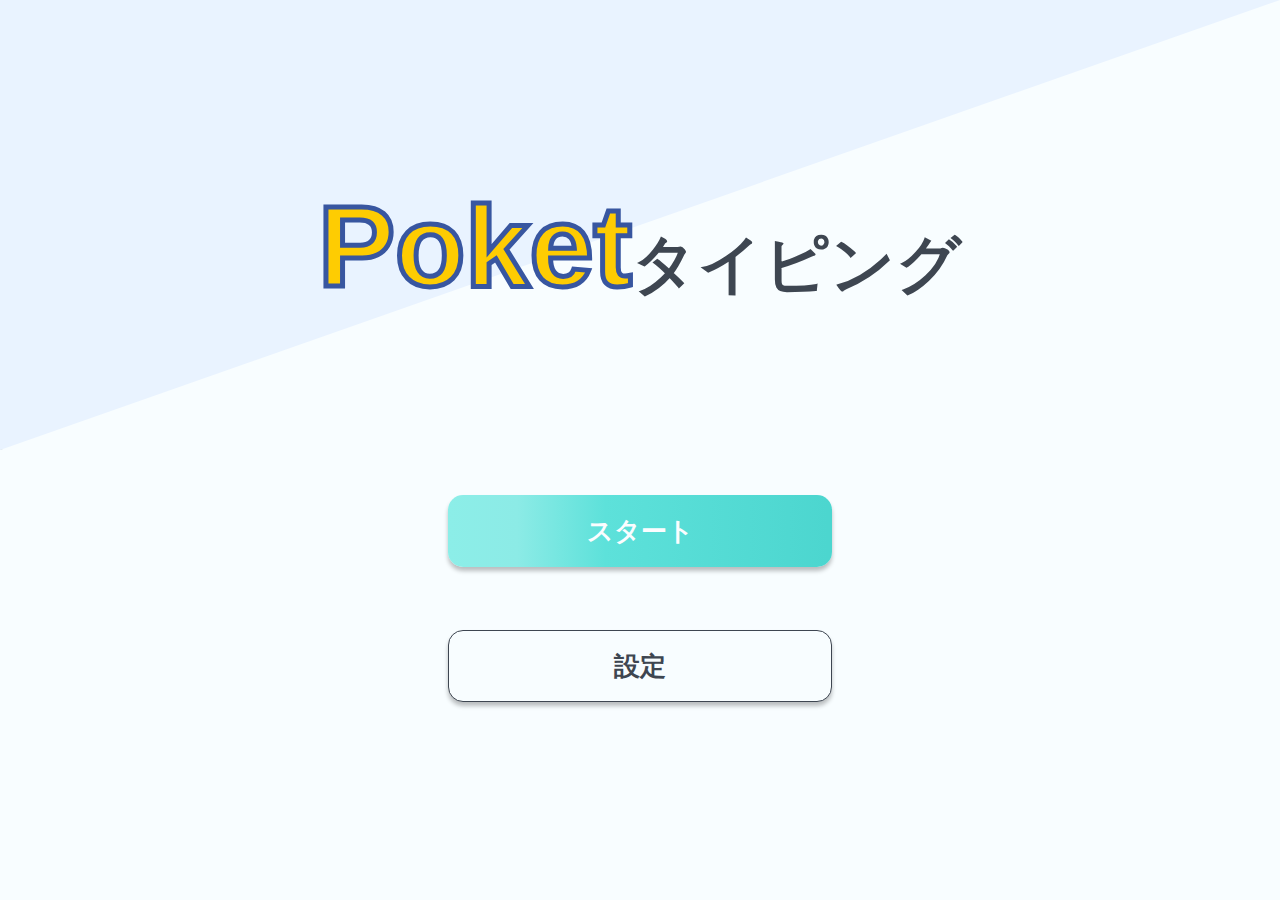
<file: frontend/index.html>
<!DOCTYPE html>
<html lang="ja">
  <head>
    <meta charset="UTF-8" />
    <meta name="viewport" content="width=device-width, initial-scale=1.0" />
    <title>ゲームスタート画面</title>

    <!-- Webフォント読み込み（必要なら） -->
    <link
      href="https://fonts.googleapis.com/css2?family=Noto+Sans+JP:wght@400;600;700&display=swap"
      rel="stylesheet"
    />
    <!-- CSSファイルの読み込み -->
    <link rel="stylesheet" href="css/style.css" />
    <link rel="stylesheet" href="css/index.css" />
  </head>
  <body>
    <div class="container">
      <div class="header-bg"></div>

      <h1 class="logo-title">
        <span class="logo-main">Poket</span
        ><span class="logo-sub">タイピング</span>
      </h1>

      <button class="start-button" onclick="goToHome()">スタート</button>
      <button class="settings-button">設定</button>
    </div>

    <script>
      function goToHome() {
        window.location.href = "home.html";
      }
    </script>
  </body>
</html>
</file>
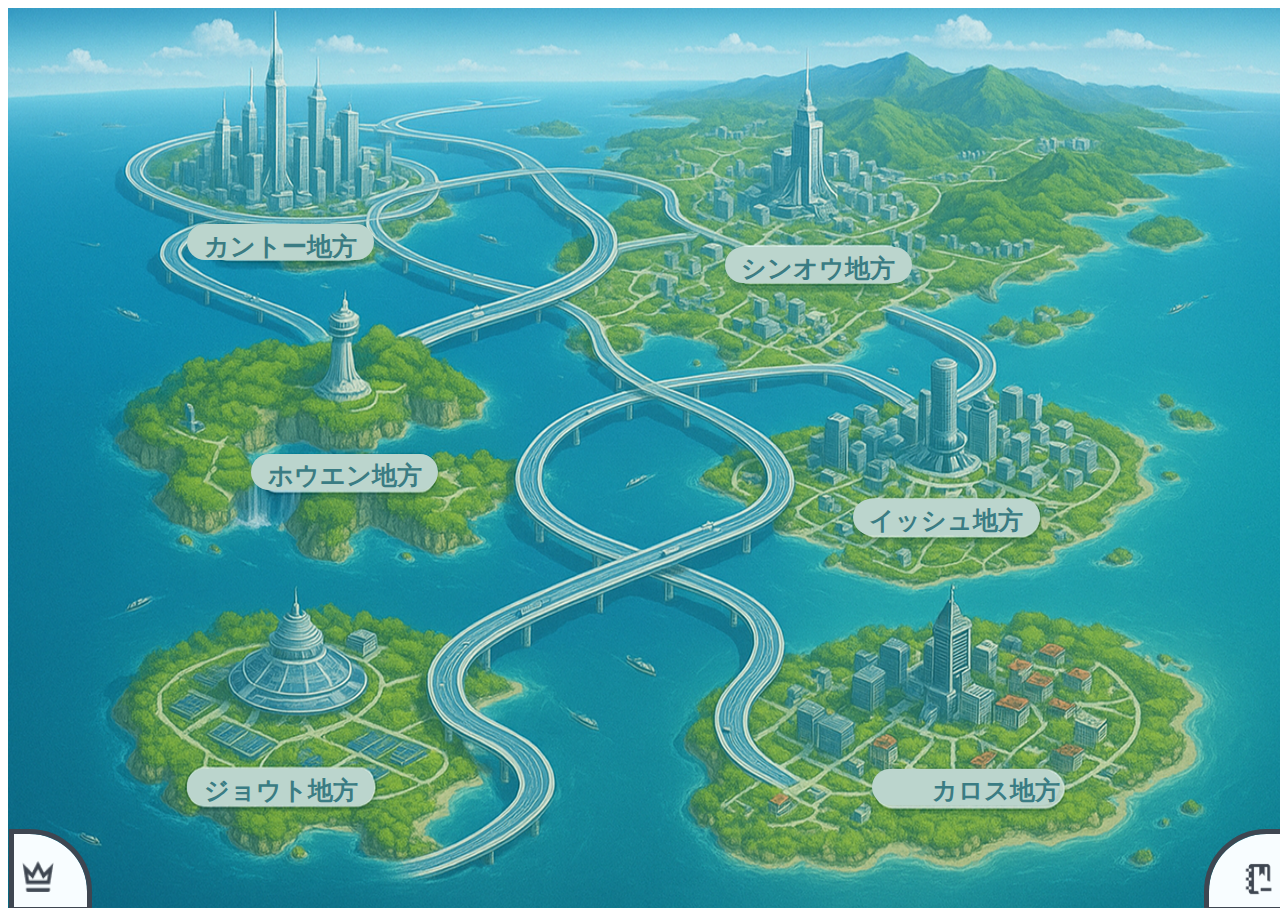
<file: frontend/home.html>
<!DOCTYPE html>
<html lang="ja">
  <head>
    <meta charset="UTF-8" />
    <title>ホーム画面</title>
    <meta name="viewport" content="width=device-width, initial-scale=1.0" />
    <!-- ホーム画面専用CSS（任意） -->
    <link rel="stylesheet" href="css/home.css" />
    <link rel="stylesheet" href="css/stage_select.css" />
  </head>
  <body>
    <div class="home-wrapper">
      <img class="home-background" src="images/stage.png" />
      <!-- カントー地方 -->
      <button
        class="region-button"
        style="left: 14vw; top: 23.5vh"
        onclick="showDifficultyPopup('kanto')"
      >
        <div></div>
        <div>カントー地方</div>
      </button>

      <!-- ホウエン地方 -->
      <button
        class="region-button"
        style="left: 19vw; top: 49vh"
        onclick="showDifficultyPopup('hoenn')"
      >
        <div></div>
        <div>ホウエン地方</div>
      </button>

      <!-- ジョウト地方 -->
      <button
        class="region-button"
        style="left: 14vw; top: 84vh"
        onclick="showDifficultyPopup('johto')"
      >
        <div></div>
        <div>ジョウト地方</div>
      </button>

      <!-- シンオウ地方 -->
      <button
        class="region-button"
        style="left: 56vw; top: 26vh"
        onclick="showDifficultyPopup('sinnoh')"
      >
        <div></div>
        <div>シンオウ地方</div>
      </button>

      <!-- イッシュ地方 -->
      <button
        class="region-button"
        style="left: 66vw; top: 54vh"
        onclick="showDifficultyPopup('unova')"
      >
        <div></div>
        <div>イッシュ地方</div>
      </button>

      <!-- カロス地方 -->
      <button
        class="region-button"
        style="left: 67.5vw; top: 84vh"
        onclick="showDifficultyPopup('kalos')"
      >
        <div></div>
        <div style="left: 31px">カロス地方</div>
      </button>

      <!-- 左下角のランキングボタン -->
      <button class="ranking-button" onclick="goToRanking()">
        <div class="ranking-decoration"></div>
        <div class="ranking-icon-wrapper">
          <img src="images/crown.png" />
        </div>
      </button>

      <!-- 右下角の図鑑ボタン -->
      <button class="zukan-button" onclick="goToZukan()">
        <div class="zukan-decoration"></div>
        <div class="zukan-icon-wrapper">
          <img src="images/zukan.png" />
        </div>
      </button>
    </div>

    <!-- 難易度選択ポップアップ -->
    <div id="difficulty-popup" class="difficulty-popup">
      <div class="difficulty-popup__container">
        <!-- 上に重ねたいボックス -->
        <div class="difficulty-popup__header">
          <span class="difficulty-title">難易度</span>
        </div>

        <!-- メインの四角いポップアップ -->
        <div class="difficulty-popup__content">
          <div class="region-name" id="region-name"></div>
          <div class="difficulty-button">
            <button class="difficulty-easy-button" onclick="startGame('easy')">
              <div class="green_star-icon-wrapper">
                <img src="images/green_star.png" />
              </div>
              <div class="star-outline-icon-wrapper">
                <img src="images/star-outline.png" />
              </div>
              <div class="star-outline-icon-wrapper">
                <img src="images/star-outline.png" />
              </div>
            </button>
            <button
              class="difficulty-normal-button"
              onclick="startGame('normal')"
            >
              <div class="orenge_star-icon-wrapper">
                <img src="images/orange_star.png" />
              </div>
              <div class="orenge_star-icon-wrapper">
                <img src="images/orange_star.png" />
              </div>
              <div class="star-outline-icon-wrapper">
                <img src="images/star-outline.png" />
              </div>
            </button>
            <button class="difficulty-hard-button" onclick="startGame('hard')">
              <div class="red_star-icon-wrapper">
                <img src="images/red_star.png" />
              </div>
              <div class="red_star-icon-wrapper">
                <img src="images/red_star.png" />
              </div>
              <div class="red_star-icon-wrapper">
                <img src="images/red_star.png" />
              </div>
            </button>
          </div>
        </div>
      </div>
    </div>

    <script>
      let selectedRegion = "";

      function showDifficultyPopup(region) {
        selectedRegion = region;
        const regionNames = {
          kanto: "カントー地方",
          johto: "ジョウト地方",
          hoenn: "ホウエン地方",
          sinnoh: "シンオウ地方",
          unova: "イッシュ地方",
          kalos: "カロス地方",
        };
        document.getElementById("region-name").textContent =
          regionNames[region];
        document.getElementById("difficulty-popup").style.display = "flex";
      }

      function hideDifficultyPopup() {
        document.getElementById("difficulty-popup").style.display = "none";
      }

      function startGame(difficulty) {
        // 地域と難易度情報をローカルストレージに保存
        localStorage.setItem("selectedRegion", selectedRegion);
        localStorage.setItem("selectedDifficulty", difficulty);
        // ゲーム画面に遷移
        window.location.href = "game.html";
      }

      function goToRanking() {
        window.location.href = "ranking.html";
      }

      function goToZukan() {
        window.location.href = "zukan.html";
      }

      // ポップアップ外をクリックしたら閉じる
      document
        .getElementById("difficulty-popup")
        .addEventListener("click", (e) => {
          if (e.target === document.getElementById("difficulty-popup")) {
            hideDifficultyPopup();
          }
        });
    </script>
  </body>
</html>
</file>
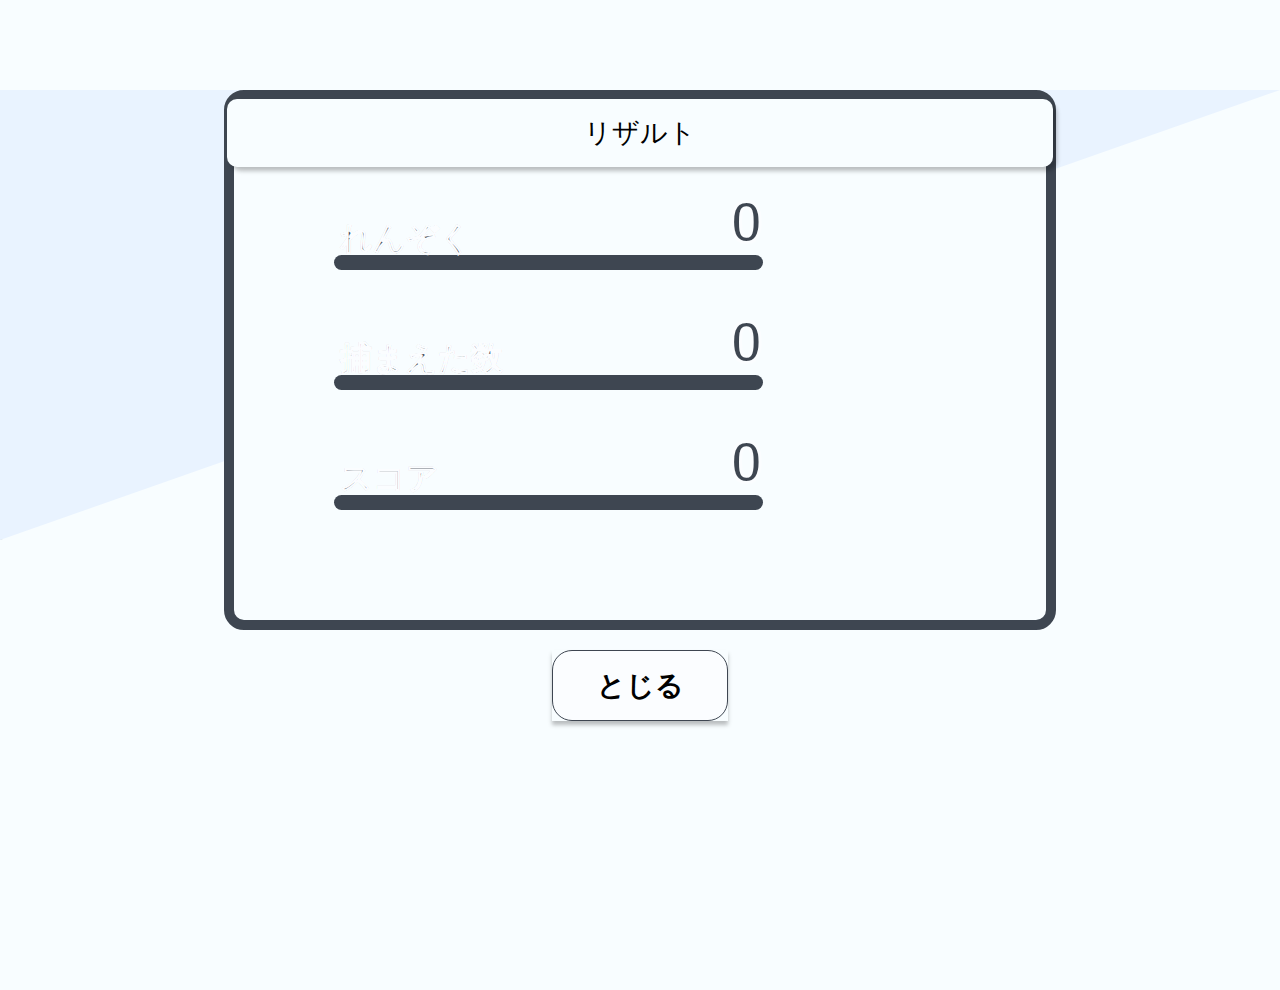
<file: frontend/result.html>
<!DOCTYPE html>
<html lang="ja">
  <head>
    <meta charset="UTF-8" />
    <meta name="viewport" content="width=device-width, initial-scale=1.0" />
    <title>リザルト画面</title>

    <!-- Webフォント読み込み（必要なら） -->
    <link
      href="https://fonts.googleapis.com/css2?family=Noto+Sans+JP:wght@400;600;700&display=swap"
      rel="stylesheet"
    />
    <!-- CSSファイルの読み込み -->
    <link rel="stylesheet" href="css/style.css" />
    <link rel="stylesheet" href="css/result.css" />
    <link rel="stylesheet" href="css/zukan.css" />
  </head>
  <body>
    <div class="container">
      <div class="header-bg"></div>
      <div class="result-container">
        <!-- 上に重ねたいボックス -->
        <div class="result-header">
          <span class="difficulty-title">リザルト</span>
        </div>

        <!-- メインの四角いポップアップ -->
        <div class="result-box">
          <div class="result-content">
            <div class="result-content__streak-content">
              <div class="result-content__line"></div>
              <div class="result-number result-streak" id="max-streak">0</div>
              <div class="result-label result-streak-label">れんぞく</div>
            </div>
            <div class="result-content__streak-content">
              <div class="result-content__line"></div>
              <div class="result-number result-streak" id="total-caught">0</div>
              <div class="result-label result-streak-label">捕まえた数</div>
            </div>
            <div class="result-content__streak-content">
              <div class="result-content__line"></div>
              <div class="result-number result-streak" id="total-score">0</div>
              <div class="result-label result-streak-label">スコア</div>
            </div>
            <!-- <div class="result-completion">
              <div class="result-completion-label">図鑑完成度</div>
              <div class="result-completion__box">
                <span class="result-completion-number">0</span>
                <span class="result-completion-percent">%</span>
              </div>
              <div class="result-completion__line">
                <div class="result-completion__line-inner"></div>
              </div>
            </div> -->
          </div>
        </div>
        <!-- 閉じるボタン -->
        <div class="close-button-container">
          <button
            class="close-button"
            onclick="window.location.href='home.html'"
          >
            とじる
          </button>
        </div>
      </div>
    </div>

    <script>
      document.addEventListener("DOMContentLoaded", () => {
        // ゲーム結果の取得
        const gameResult = JSON.parse(
          localStorage.getItem("gameResult") || "{}"
        );

        // 結果の表示
        document.getElementById("max-streak").textContent =
          gameResult.maxStreak || 0;
        document.getElementById("total-caught").textContent =
          gameResult.totalCaught || 0;
        document.getElementById("total-score").textContent =
          gameResult.score || 0;
      });
    </script>
  </body>
</html>
</file>
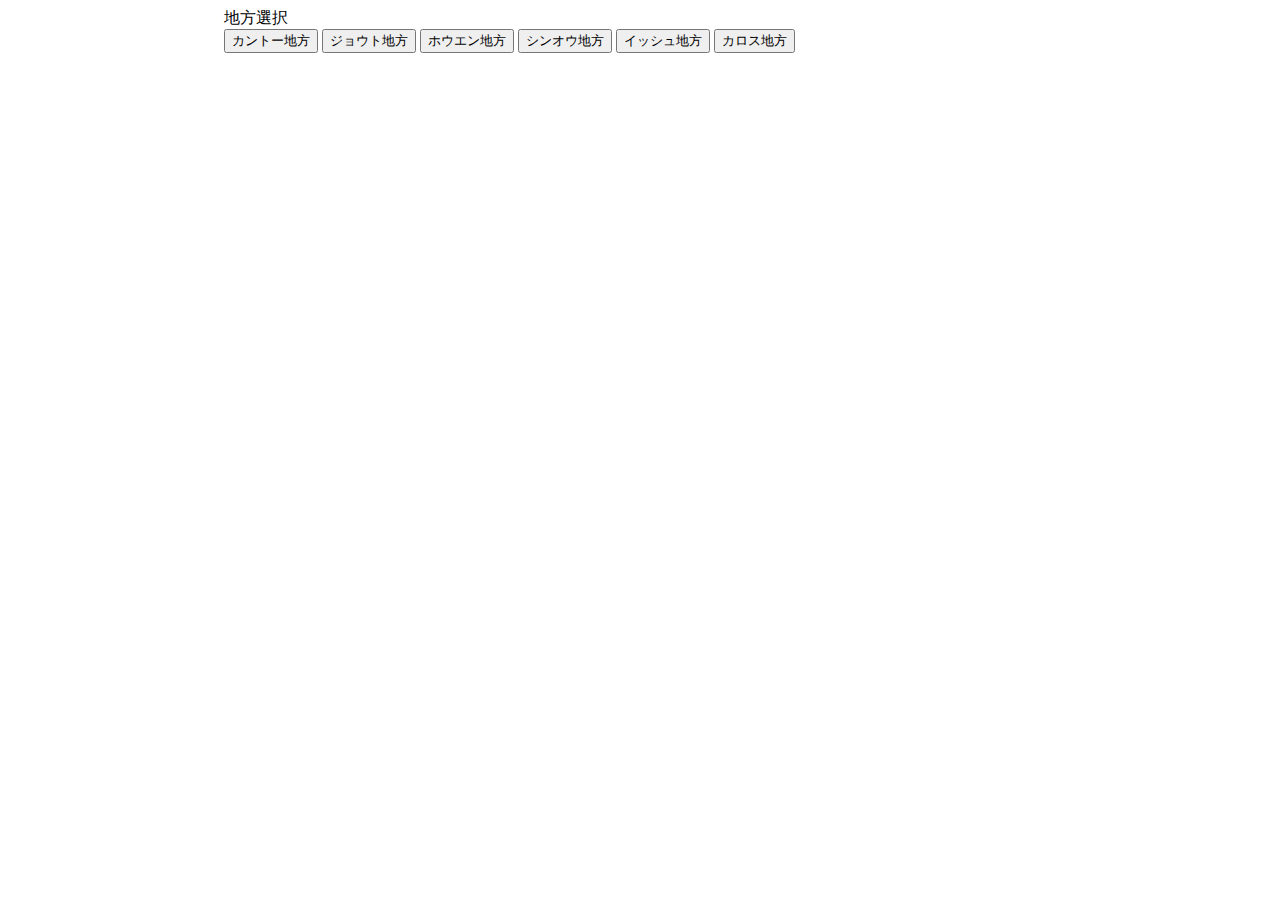
<file: frontend/stage_select.html>
<!DOCTYPE html>
<html lang="ja">
  <head>
    <meta charset="UTF-8" />
    <title>ステージ選択</title>
    <meta name="viewport" content="width=device-width, initial-scale=1.0" />

    <link rel="stylesheet" href="css/stage_select.css" />
  </head>
  <body>
    <div id="region-popup" style="display: flex">
      <div
        style="position: relative; width: 65vw; max-width: 90vw; margin: auto"
      >
        <!-- 上に重ねたいボックス -->
        <div class="popup-header">
          <span class="popup-title">地方選択</span>
        </div>

        <!-- メインの四角いポップアップ -->
        <div class="popup-content">
          <div class="region-buttons">
            <button class="region-button" data-region="kanto">
              カントー地方
            </button>
            <button class="region-button" data-region="johto">
              ジョウト地方
            </button>
            <button class="region-button" data-region="hoenn">
              ホウエン地方
            </button>
            <button class="region-button" data-region="sinnoh">
              シンオウ地方
            </button>
            <button class="region-button" data-region="unova">
              イッシュ地方
            </button>
            <button class="region-button" data-region="kalos">
              カロス地方
            </button>
          </div>
        </div>
      </div>
    </div>

    <div id="difficulty-popup" style="display: none">
      <div
        style="position: relative; width: 65vw; max-width: 90vw; margin: auto"
      >
        <!-- 上に重ねたいボックス -->
        <div class="popup-header">
          <span class="popup-title">難易度</span>
        </div>

        <!-- メインの四角いポップアップ -->
        <div class="popup-content">
          <div class="region-name" id="region-name"></div>
          <div class="difficulty-button">
            <button class="difficulty-easy-button">
              <div class="green_star-icon-wrapper">
                <img src="images/green_star.png" />
              </div>
              <div class="star-outline-icon-wrapper">
                <img src="images/star-outline.png" />
              </div>
              <div class="star-outline-icon-wrapper">
                <img src="images/star-outline.png" />
              </div>
            </button>
            <button class="difficulty-normal-button">
              <div class="orenge_star-icon-wrapper">
                <img src="images/orange_star.png" />
              </div>
              <div class="orenge_star-icon-wrapper">
                <img src="images/orange_star.png" />
              </div>
              <div class="star-outline-icon-wrapper">
                <img src="images/star-outline.png" />
              </div>
            </button>
            <button class="difficulty-hard-button">
              <div class="red_star-icon-wrapper">
                <img src="images/red_star.png" />
              </div>
              <div class="red_star-icon-wrapper">
                <img src="images/red_star.png" />
              </div>
              <div class="red_star-icon-wrapper">
                <img src="images/red_star.png" />
              </div>
            </button>
          </div>
        </div>
      </div>
    </div>

    <script>
      // 地域選択ボタンのクリックイベント
      document.querySelectorAll(".region-button").forEach((button) => {
        button.addEventListener("click", () => {
          const region = button.dataset.region;
          localStorage.setItem("selectedRegion", region);
          document.getElementById("region-popup").style.display = "none";
          document.getElementById("difficulty-popup").style.display = "flex";

          const regionNames = {
            kanto: "カントー地方",
            johto: "ジョウト地方",
            hoenn: "ホウエン地方",
            sinnoh: "シンオウ地方",
            unova: "イッシュ地方",
            kalos: "カロス地方",
          };
          document.getElementById("region-name").textContent =
            regionNames[region];
        });
      });

      // 難易度ボタンのクリックイベント
      document.querySelectorAll(".difficulty-easy-button").forEach((button) => {
        button.addEventListener("click", () => {
          startGame("easy");
        });
      });

      document
        .querySelectorAll(".difficulty-normal-button")
        .forEach((button) => {
          button.addEventListener("click", () => {
            startGame("normal");
          });
        });

      document.querySelectorAll(".difficulty-hard-button").forEach((button) => {
        button.addEventListener("click", () => {
          startGame("hard");
        });
      });

      function startGame(difficulty) {
        localStorage.setItem("selectedDifficulty", difficulty);
        window.location.href = "game.html";
      }
    </script>
  </body>
</html>
</file>
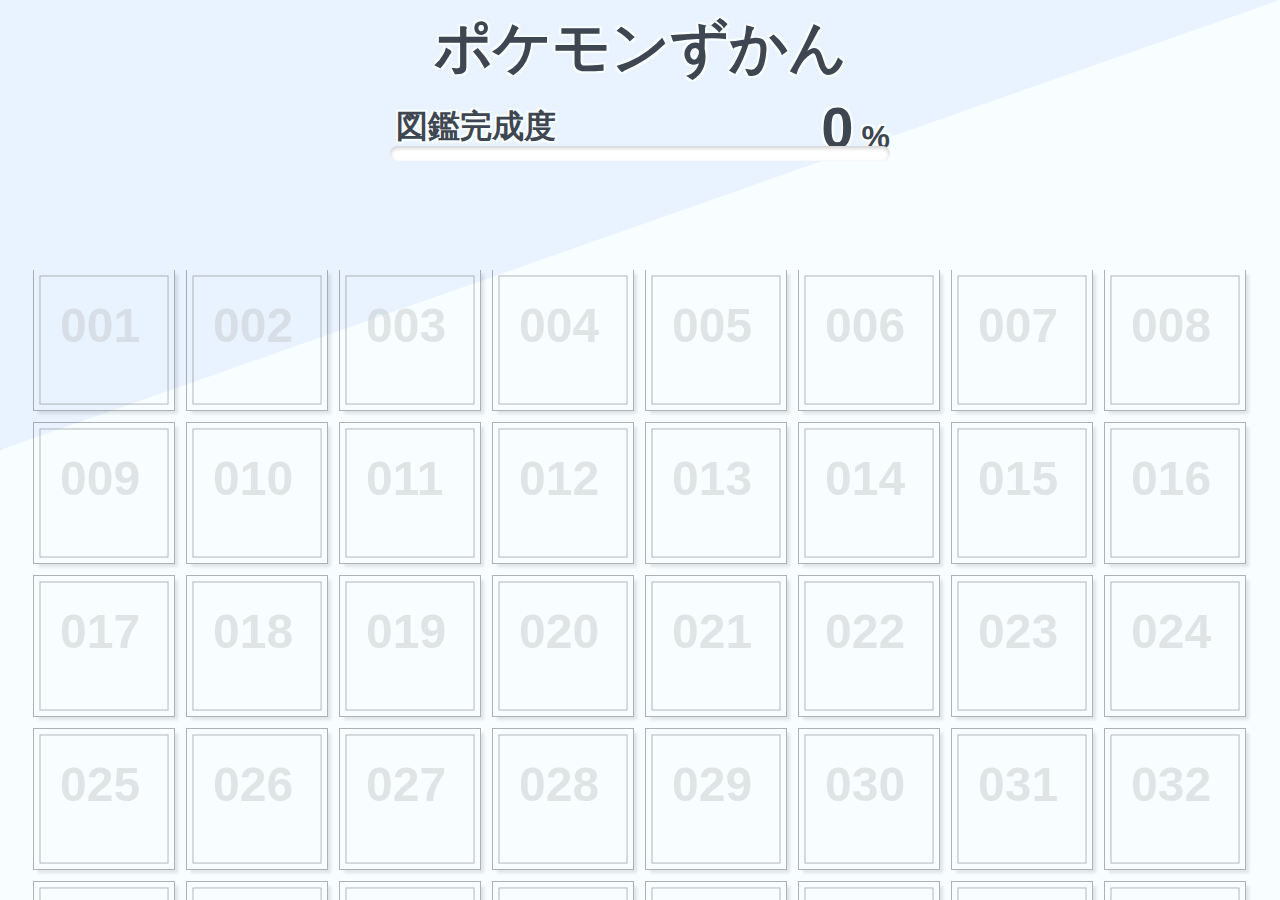
<file: frontend/zukan.html>
<!DOCTYPE html>
<html lang="ja">
  <head>
    <meta charset="UTF-8" />
    <title>図鑑</title>
    <meta name="viewport" content="width=device-width, initial-scale=1.0" />
    <!-- CSSファイル読み込み -->
    <link rel="stylesheet" href="css/style.css" />
    <link rel="stylesheet" href="css/zukan.css" />
    <link rel="stylesheet" href="css/result.css" />
  </head>
  <body>
    <div class="container">
      <div class="header-bg"></div>
        <div class="zukan-title">ポケモンずかん</div>

        <!-- 図鑑完成度表示エリア -->
        <div class="result-completion">
          <div class="result-completion-label">図鑑完成度</div>
          <div class="result-completion__box">
            <span class="result-completion-number">0</span>
            <span class="result-completion-percent">%</span>
          </div>
          <div class="result-completion__line">
            <div class="result-completion__line-inner"></div>
          </div>
        </div>
      </div>

      <!-- ポケモン表示エリア -->
      <div class="zukan-pokemon-area">
        <div class="zukan-pokemon-box">
          <div class="zukan-pokemon-num">001</div>
          <div class="zukan-pokemon-imgbox">
            <img src="https://placehold.co/130x130" alt="ポケモン画像" />
          </div>
        </div>
      </div>
    </div>
    <script src="js/zukan.js"></script>
  </body>
</html>
</file>
<file: frontend/css/style.css>
:root {
    --color-bg-main: #F8FDFF;
    --color-bg-header: #E9F3FF;
}

body {
    margin: 0;
    font-family: 'Noto Sans JP', sans-serif;
    background-color: var(--color-bg-main);
    /* overflow: hidden; はみ出し防止 */
  }
  
  .container {
    width: 100vw;
    height: 100vh;
    position: relative;
    background-color: var(--color-bg-main);
    /* overflow: hidden; */
  }
  
  .header-bg {
    width: 100%;
    height: 50%; /* 高さの比率調整 */
    position: absolute;
    top: 0;
    left: 0;
    background-color: var(--color-bg-header);
    box-shadow: 0 4px 5px rgba(0, 0, 0, 0.25);   /* TODO: 影でない */

    clip-path: polygon(0 0, 100% 0, 100% 0%, 0 100%);
  }
</file>
<file: frontend/css/index.css>
:root {
    --color-bg-main: #F8FDFF;
    --color-bg-header: #E9F3FF;
    /* 影ようだが、使用していない
    --color-shadow-header: #CBCBCB(0, 0, 0, 0.25);
    --color-shadow-button: #000000(0, 0, 0, 0.25); */
    
    --color-logo-text: #FECC02;
    --color-logo-stroke: #3856A0;
    --color-logo-sub: #3E4651;
    
    --color-btn-start1: #8CEEE8;
    --color-btn-start2: #8CEBE6;
    --color-btn-start3: #5DE1DA;
    --color-btn-start4: #4CD6CF;
    --color-btn-start-text: #FBFDFF;
    
    --color-btn-settings-border: #3E4651;
    --color-btn-settings-bg: #F8FDFF;
    --color-btn-settings-text: #3E4651;
  }
  
  .logo-text {
    position: absolute;
    top: 20%;
    left: 50%;
    transform: translateX(-50%);
    margin: 0;
    font-weight: 400;
    text-align: center;
  }
  
  .logo-title {
    position: absolute;
    top: 20%;
    left: 50%;
    transform: translateX(-50%);
    margin: 0;
    white-space: nowrap; /* 改行防止 */
  }
  
  .logo-main {
    font-family: 'Pocket Monk', sans-serif;
    font-size: 9vw;
    color: var(--color-logo-text);
    -webkit-text-stroke: 5px var(--color-logo-stroke); /* ここで線の太さと色を指定 */
  }
  
  .logo-sub {
    font-family: 'Corporate Logo Rounded ver3', sans-serif;
    font-size: 5vw;
    color: var(--color-logo-sub);
    font-weight: bold;
  }

  .start-button,
  .settings-button {
    position: absolute;
    left: 50%;
    transform: translateX(-50%);
    width: 30vw;
    height: 8vh;
    font-size: 2vw;
    font-family: 'FOT-Rodin Pro', sans-serif;
    font-weight: 600;
    border-radius: 15px;
    cursor: pointer;
  }
  
  .start-button {
    top: 55%;
    background: linear-gradient(90deg, var(--color-btn-start1) 0%, var(--color-btn-start2) 18%, var(--color-btn-start3) 41%, var(--color-btn-start4) 99%);
    color: var(--color-btn-start-text);
    border: none;
    box-shadow: 0 4px 4px rgba(0, 0, 0, 0.25);
  }
  
  .settings-button {
    top: 70%;
    background: var(--color-btn-settings-bg);
    color: var(--color-btn-settings-text);
    border: 1px solid var(--color-btn-settings-border);
    box-shadow: 0 4px 4px rgba(0, 0, 0, 0.25);
  }
</file>
<file: frontend/css/home.css>
:root {
    --bg-color: #BBD5CD;
    --text-color: #3A7C83;
    --font-family: 'FOT-Rodin Pro', sans-serif;
    --font-weight: 600;
    --font-size: 2.8vh;
    --border-radius: 18px;
  }
  .home-wrapper {
    width: 100vw;
    height: 100vh;
    position: relative;
    background: #FBFDFF;
    overflow: hidden;
  }
  .home-background {
    width: 100%;
    height: 100%;
    position: absolute;
    left: 0;
    top: 0;
  }
  .region-button {
    width: 14.6vw;
    height: 5.9vh;
    position: absolute;
    background-color: transparent;
    border: none;
  }
  .region-button > div:first-child {
    width: 14.6vw;
    height: 4vh;
    position: absolute;
    left: 0;
    top: 0.5vh;
    background: var(--bg-color);
    border-radius: var(--border-radius);
  }
  .region-button > div:last-child {
    position: absolute;
    top: 0;
    color: var(--text-color);
    font-size: var(--font-size);
    font-family: var(--font-family);
    font-weight: var(--font-weight);
    width: 100%;
    height: 100%;
    display: flex;
    align-items: center;
    justify-content: center;
    left: 0;
    text-align: center;
    white-space: nowrap;
  }
  .ranking-button {
    position: absolute;
    left: 0;
    bottom: 0;
    background-color: transparent;
    border: none;
  }
  
  .ranking-decoration {
    width: 73px;
    height: 73px;
    background: #F8FDFF;
    border-top-right-radius: 57.5px;
    outline: 5px solid #3E4651;
  }
  
  .ranking-icon-wrapper {
    position: absolute;
    left: 11px;
    bottom: 11px;
    width: 37px;
    height: 37px;
  }
  
  .ranking-icon-wrapper img {
    width: 2.5vw;
    height: 3.5vh;
    margin: auto;
    position: absolute;
    left: 0.2vw;
    top: 0.1vh;
  }
  .zukan-button {
    position: absolute;
    right: 0;
    bottom: 0;
    background-color: transparent;
    border: none;
  }
  
  .zukan-decoration {
    width: 73px;
    height: 73px;
    background: #F8FDFF;
    border-top-right-radius: 57.5px;
    outline: 5px solid #3E4651;
    transform: rotate(270deg);
    transform-origin: center;
  }
  
  .zukan-icon-wrapper {
    position: absolute;
    right: 11px;
    bottom: 11px;
    width: 37px;
    height: 37px;
  }
  
  .zukan-icon-wrapper img {
    width: 2.5vw;
    height: 4vh;
    margin: auto;
    position: absolute;
    right: 0.2vw;
    top: 0.1vh;
  }
</file>
<file: frontend/css/stage_select.css>
.difficulty-title {
    font-family: 'Corporate Logo Rounded ver3', sans-serif; 
    font-size: 1.7rem;
    align-self: center;
}


.difficulty-button {
    display: flex;
    flex-direction: column;  /* ← 縦並びにする */
    justify-content: center; 
    align-items: center;     /* 中央揃え */
    gap: 2rem;               /* ボタン間の縦の間隔 */
    margin-top: 0rem;
  }

.difficulty-easy-button { 
    width: 50vw; 
    height: 5vh; 
    position: relative; 
    margin: 0 auto; 
    background: var(--難易度ボタン背景グリーン, #C8FFC8); 
    border-radius: 20px; 
    border: 1px #3E4651 solid;
    box-shadow: 4px 4px 4px rgba(0, 0, 0, 0.25); 
    display: flex;
    justify-content: center;
    align-items: center;
}
.difficulty-normal-button { 
    width: 50vw; 
    height: 5vh; 
    position: relative; 
    margin: 0 auto; 
    background: var(--難易度ボタン背景オレンジ, #FBE8C6); 
    border-radius: 20px; 
    border: 1px #3E4651 solid;
    box-shadow: 4px 4px 4px rgba(0, 0, 0, 0.25); 
    display: flex;
    justify-content: center;
    align-items: center;
}
.difficulty-hard-button { 
    width: 50vw; 
    height: 5vh; 
    position: relative; 
    margin: 0 auto; 
    background: var(--難易度ボタン背景レッド, #FFCACA); 
    border-radius: 20px; 
    border: 1px #3E4651 solid;
    box-shadow: 4px 4px 4px rgba(0, 0, 0, 0.25); 
    display: flex;
    justify-content: center;
    align-items: center;
}

/* 難易度選択ポップアップ */
.difficulty-popup {
  display: none;
  position: fixed;
  flex-direction: column;
  inset: 0;
  background: rgba(0, 0, 0, 0.5);
  justify-content: center;
  align-items: center;
  z-index: 1000;
}

.difficulty-popup__container {
  position: relative;
  width: 65vw;
  max-width: 90vw;
  margin: auto;
}

.difficulty-popup__header {
  width: 62vw;
  position: absolute;
  top: 1vh;
  left: 0.5vw;
  text-align: center;
  box-shadow: 4px 4px 4px rgba(0, 0, 0, 0.25);
  flex-direction: column;
  justify-content: flex-start;
  align-items: flex-start;
  gap: 20px;
  display: inline-flex;
  background: #f8fdff;
  padding: 1rem;
  border-radius: 10px;
  z-index: 2;
}

.difficulty-title {
  font-family: 'Corporate Logo Rounded ver3', sans-serif;
  font-size: 1.7em;
  font-weight: bold;
  color: #333;
}

.difficulty-popup__content {
  background: #f8fdff;
  border: 10px #3e4651 solid;
  border-radius: 20px;
  padding: 0rem;
  max-width: 90vw;
  width: 65vw;
  height: 50vh;
  box-sizing: border-box;
  position: relative;
  text-align: center;
  z-index: 1;
}

.region-name {
    position: relative;
  font-size: 1.5em;
  font-weight: bold;
  color: #333;
  margin-top: 14vh;
  margin-bottom: 3vh;
  text-align: center;
}

.difficulty-button {
  display: flex;
  justify-content: space-around;
  gap: 20px;
}

.difficulty-easy-button,
.difficulty-normal-button,
.difficulty-hard-button {
  display: flex;
  flex-direction: row;  /* 横並びに変更 */
  align-items: center;
  justify-content: center;  /* 中央揃え */
  padding: 15px;
  border: none;
  border-radius: 8px;
  cursor: pointer;
  transition: transform 0.2s;
  gap: 5px;  /* 星の間隔を調整 */
}

.difficulty-easy-button:hover,
.difficulty-normal-button:hover,
.difficulty-hard-button:hover {
  transform: scale(1.05);
}

.difficulty-easy-button {
  background-color: #e8f5e9;
}

.difficulty-normal-button {
  background-color: #fff3e0;
}

.difficulty-hard-button {
  background-color: #ffebee;
}

.green_star-icon-wrapper,
.orenge_star-icon-wrapper,
.red_star-icon-wrapper,
.star-outline-icon-wrapper {
  width: 30px;
  height: 30px;
  margin: 0;  /* マージンを0に変更 */
}

.green_star-icon-wrapper img,
.orenge_star-icon-wrapper img,
.red_star-icon-wrapper img,
.star-outline-icon-wrapper img {
  width: 100%;
  height: 100%;
  object-fit: contain;
}

/* .back-button {
  margin-top: 20px;
  padding: 10px 20px;
  background-color: #f8fdff;
  border: 2px solid #3e4651;
  border-radius: 5px;
  color: #3e4651;
  font-size: 1em;
  cursor: pointer;
  transition: all 0.2s;
}

.back-button:hover {
  background-color: #3e4651;
  color: #f8fdff;
} */
/* 
.popup-header {
    width: 62vw;
    position: absolute;
    top: 1vh;
    left: 0.5vw;
    text-align: center;
    box-shadow: 4px 4px 4px rgba(0, 0, 0, 0.25);
    flex-direction: column;
    justify-content: flex-start;
    align-items: flex-start;
    gap: 20px;
    display: inline-flex;
    background: #f8fdff;
    padding: 1rem;
    border-radius: 10px;
    z-index: 2;
}

.popup-title {
    font-family: 'Corporate Logo Rounded ver3', sans-serif; 
    font-size: 1.7rem;
    align-self: center;
}

.popup-content {
    background: #f8fdff;
    border: 10px #3e4651 solid;
    border-radius: 20px;
    padding: 2rem;
    max-width: 90vw;
    width: 65vw;
    height: 50vh;
    box-sizing: border-box;
    position: relative;
    text-align: center;
    z-index: 1;
}

#region-popup, #difficulty-popup {
    position: fixed;
    flex-direction: column;
    inset: 0;
    background: rgba(0, 0, 0, 0.5);
    justify-content: center;
    align-items: center;
    z-index: 1000;
}

.region-buttons {
    display: grid;
    grid-template-columns: repeat(2, 1fr);
    gap: 2rem;
    margin-top: 2rem;
}

.region-button {
    padding: 1.5rem;
    font-size: 1.2rem;
    font-family: 'FOT-Rodin Pro', sans-serif;
    font-weight: 600;
    color: #3E4651;
    background: #FBFDFF;
    border: 2px solid #3E4651;
    border-radius: 10px;
    cursor: pointer;
    transition: all 0.3s ease;
}

.region-button:hover {
    background: #3E4651;
    color: #FBFDFF;
} */
</file>
<file: frontend/css/result.css>
:root {
    --color-bg-main: #F8FDFF;
    --color-bg-header: #E9F3FF;
    /* 影ようだが、使用していない
    --color-shadow-header: #CBCBCB(0, 0, 0, 0.25);
    --color-shadow-button: #000000(0, 0, 0, 0.25); */

    --color-logo-text: #FECC02;
    --color-logo-stroke: #3856A0;
    --color-logo-sub: #3E4651;

    --color-btn-start1: #8CEEE8;
    --color-btn-start2: #8CEBE6;
    --color-btn-start3: #5DE1DA;
    --color-btn-start4: #4CD6CF;
    --color-btn-start-text: #FBFDFF;

    --color-btn-settings-border: #3E4651;
    --color-btn-settings-bg: #F8FDFF;
    --color-btn-settings-text: #3E4651;
}
  
  
.difficulty-title {
    font-family: 'Corporate Logo Rounded ver3', sans-serif; 
    font-size: 1.7rem;
    align-self: center;
}

.result-container {
    position: relative;
    width: 65vw;
    max-width: 90vw;
    margin: 10vh auto;
    display: flex;
    flex-direction: column;
    align-items: center;
    gap: 20px;
}

.result-header {
    position: absolute;
    top: 1vh;
    width: 62vw;
    text-align: center;
    box-shadow: 4px 4px 4px rgba(0, 0, 0, 0.25);
    background: #f8fdff;
    padding: 1rem;
    border-radius: 10px;
    z-index: 2;
}

.result-box {
    background: #f8fdff;
    border: 10px #3e4651 solid;
    border-radius: 20px;
    padding: 2rem;
    width: 65vw;
    height: 60vh;
    box-sizing: border-box;
    text-align: center;
    z-index: 1;
    display: flex;
    justify-content: center;
    align-items: center;
}

.result-content {
    width: 613px;
    height: 344px;
    position: relative;
}

.result-content__streak-content {
    position: relative;
    width: 70%;
    height: 100px;
    margin-bottom: 20px;
}

.result-content__line {
    position: absolute;
    bottom: 2vh;
    left: 0;
    width: 100%;
    height: 15px;
    background-color: #3E4651;
    border-radius: 9999px;
}

.result-completion__line {
    position: absolute;
    bottom: 0;
    left: 0;
    width: 100%;
    height: 15px;
    background: #fff;
    border-radius: 9999px;
    box-shadow: inset 0 2px 4px rgba(0, 0, 0, 0.2);
}

.result-number {
    position: absolute;
    right: 0;
    color: #3E4651;
    font-size: 58px;
    font-family: 'Corporate Logo Rounded ver3', sans-serif;
    font-weight: 700;
    -webkit-text-stroke: 3px #FBFDFF;
}

.result-label {
    position: absolute;
    left: 0.5vw;
    color: #3E4651;
    font-size: 32px;
    font-family: 'FOT-Rodin Pro', sans-serif;
    font-weight: 600;
    -webkit-text-stroke: 1px #FBFDFF;
}

.result-streak {
    top: 0;
}

.result-streak-label {
    top: 29px;
    
}

.result-caught {
    top: 86px;
}

.result-caught-label {
    top: 117px;
}

.result-completion{
    position: relative;
    top: 5vh;
}

.result-completion__box {
    position: absolute;
    right: 0;
    bottom: 0;
}

.result-completion-number {
    color: #3E4651;
    font-size: 58px;
    font-family: 'Corporate Logo Rounded ver3', sans-serif;
    font-weight: 700;
}

.result-completion-percent {
    color: #3E4651;
    font-size: 32px;
    font-family: 'Corporate Logo Rounded ver3', sans-serif;
    font-weight: 700;
}

.result-completion-label {
    position: absolute;
    left: 6.08px;
    bottom: 0;
    color: #3E4651;
    font-size: 32px;
    font-family: 'FOT-Rodin Pro', sans-serif;
    font-weight: 600;
}

.close-button-container {
    width: 176px;
    height: 71px;
    position: relative;
    box-shadow: 0px 4px 4px rgba(0, 0, 0, 0.25);
    margin: 0 auto;
}

.close-button {
    width: 176px;
    height: 71px;
    position: absolute;
    background: #FBFDFF;
    border: 1px #3e4651 solid;
    border-radius: 20px;
    display: flex;
    justify-content: center;
    align-items: center;
    color: black;
    font-size: 28px;
    font-family: 'FOT-Rodin Pro', sans-serif;
    font-weight: 600;
    word-wrap: break-word;
    cursor: pointer;
}


/* .settings-button {
    position: absolute;
    left: 50%;
    transform: translateX(-50%);
    width: 30vw;
    height: 8vh;
    font-size: 2vw;
    font-family: 'FOT-Rodin Pro', sans-serif;
    font-weight: 600;
    border-radius: 15px;
    cursor: pointer;
}

.settings-button {
top: 70%;
background: var(--color-btn-settings-bg);
color: var(--color-btn-settings-text);
border: 1px solid var(--color-btn-settings-border);
box-shadow: 0 4px 4px rgba(0, 0, 0, 0.25);
} */
</file>
<file: frontend/css/zukan.css>
html, body {
  width: 100vw;
  height: 100vh;
  margin: 0;
  padding: 0;
  box-sizing: border-box;
  font-family: 'Corporate Logo Rounded ver3', 'FOT-Rodin Pro', sans-serif;
  background: #F8FDFF;
  overflow: hidden;
}

.zukan-title {
  position: relative;
  top: 1vh;
  color: #3E4651;
  font-size: 58px;
  font-family: 'Corporate Logo Rounded ver3', sans-serif;
  font-weight: 700;
  text-align: center;
  width: 100%;
  margin-bottom: 3vw;
  text-shadow:
    -2px -2px 0 #F8FDFF,
    2px -2px 0 #F8FDFF,
    -2px 2px 0 #F8FDFF,
    2px 2px 0 #F8FDFF;
}

.zukan-completion-label {
  position: absolute;
  left: 393px;
  top: 133px;
  color: #3E4651;
  font-size: 24px;
  font-family: 'FOT-Rodin Pro', sans-serif;
  font-weight: 600;
  text-shadow:
    -2px -2px 0 #F8FDFF,
    2px -2px 0 #F8FDFF,
    -2px 2px 0 #F8FDFF,
    2px 2px 0 #F8FDFF;
}

.zukan-completion-rate {
  position: absolute;
  left: 809px;
  top: 119px;
  display: flex;
  align-items: flex-end;
}
.zukan-completion-rate .rate {
  color: #3E4651;
  font-size: 40px;
  font-family: 'Corporate Logo Rounded ver3', sans-serif;
  font-weight: 700;
}
.zukan-completion-rate .percent {
  color: #3E4651;
  font-size: 24px;
  font-family: 'Corporate Logo Rounded ver3', sans-serif;
  font-weight: 700;
}

.zukan-pokemon-area {
  position: absolute;
  top: 270px;
  left: 0;
  width: 100vw;
  height: calc(100vh - 270px);
  overflow-y: auto;
  display: flex;
  flex-wrap: wrap;
  justify-content: flex-start;
  align-content: flex-start;
  padding-left: 34px;
  padding-top: 0;
  gap: 13px 13px;
}

.zukan-pokemon-box {
  width: 140px;
  height: 140px;
  position: relative;
  outline: 1px #3E4651 solid;
  outline-offset: -0.5px;
  display: flex;
  align-items: center;
  justify-content: center;
  background: transparent;
  box-shadow: none;
}

.zukan-pokemon-imgbox {
  width: 140px;
  height: 140px;
  box-shadow: 4px 4px 3px rgba(0, 0, 0, 0.25);
  outline: 1px #3E4651 solid;
  outline-offset: -0.5px;
  display: flex;
  align-items: center;
  justify-content: center;
  background: transparent;
}

.zukan-pokemon-num {
  position: absolute;
  left: 26px;
  top: 28px;
  color: #AEC3DE;
  font-size: 48px;
  font-family: 'Corporate Logo Rounded ver3', sans-serif;
  font-weight: 700;
  z-index: 1;
  pointer-events: none;
}

.zukan-pokemon-imgbox img {
  width: 130px;
  height: 130px;
  object-fit: contain;
}


.uncaptured {
  opacity: 0.4;
  filter: grayscale(1);
}

.result-completion {
  width: 500px;
  margin: 0 auto;
  display: flex;
  align-items: center;
  gap: 32px;
}

.result-completion-label {
  font-size: 24px;
  color: #3E4651;
  font-family: 'FOT-Rodin Pro', sans-serif;
  font-weight: 600;
  white-space: nowrap;
  padding-bottom: 1vw;
  text-shadow:
    -2px -2px 0 #F8FDFF,
    2px -2px 0 #F8FDFF,
    -2px 2px 0 #F8FDFF,
    2px 2px 0 #F8FDFF;
}

.result-completion__box {
  display: flex;
  flex-direction: row;
  align-items: center;
  gap: 8px;
}

.result-completion-number {
  font-size: 40px;
  color: #3E4651;
  font-family: 'Corporate Logo Rounded ver3', sans-serif;
  font-weight: 700;
  text-shadow:
    -2px -2px 0 #F8FDFF,
    2px -2px 0 #F8FDFF,
    -2px 2px 0 #F8FDFF,
    2px 2px 0 #F8FDFF;
}

.result-completion-percent {
  font-size: 24px;
  padding-top: 20px;
  color: #3E4651;
  font-family: 'Corporate Logo Rounded ver3', sans-serif;
  font-weight: 700;
  text-shadow:
    -2px -2px 0 #F8FDFF,
    2px -2px 0 #F8FDFF,
    -2px 2px 0 #F8FDFF,
    2px 2px 0 #F8FDFF;
}

/*.result-completion__line {
  height: 80px;
  background: #fff;
  border-radius: 4px;
  margin-top: 8px;
  width: 100%; 
  position: relative;
  overflow: hidden;
}
*/
.result-completion__line-inner {
  height: 100%;
  background: linear-gradient(to right, var(--color-btn-start1) 0%, var(--color-btn-start2) 18%, var(--color-btn-start3) 41%, var(--color-btn-start4) 70%);
  border-radius: 4px;
  transition: width 0.5s;
  width: 0%;
  position: absolute;
  left: 0;
  top: 0;
}
</file>
